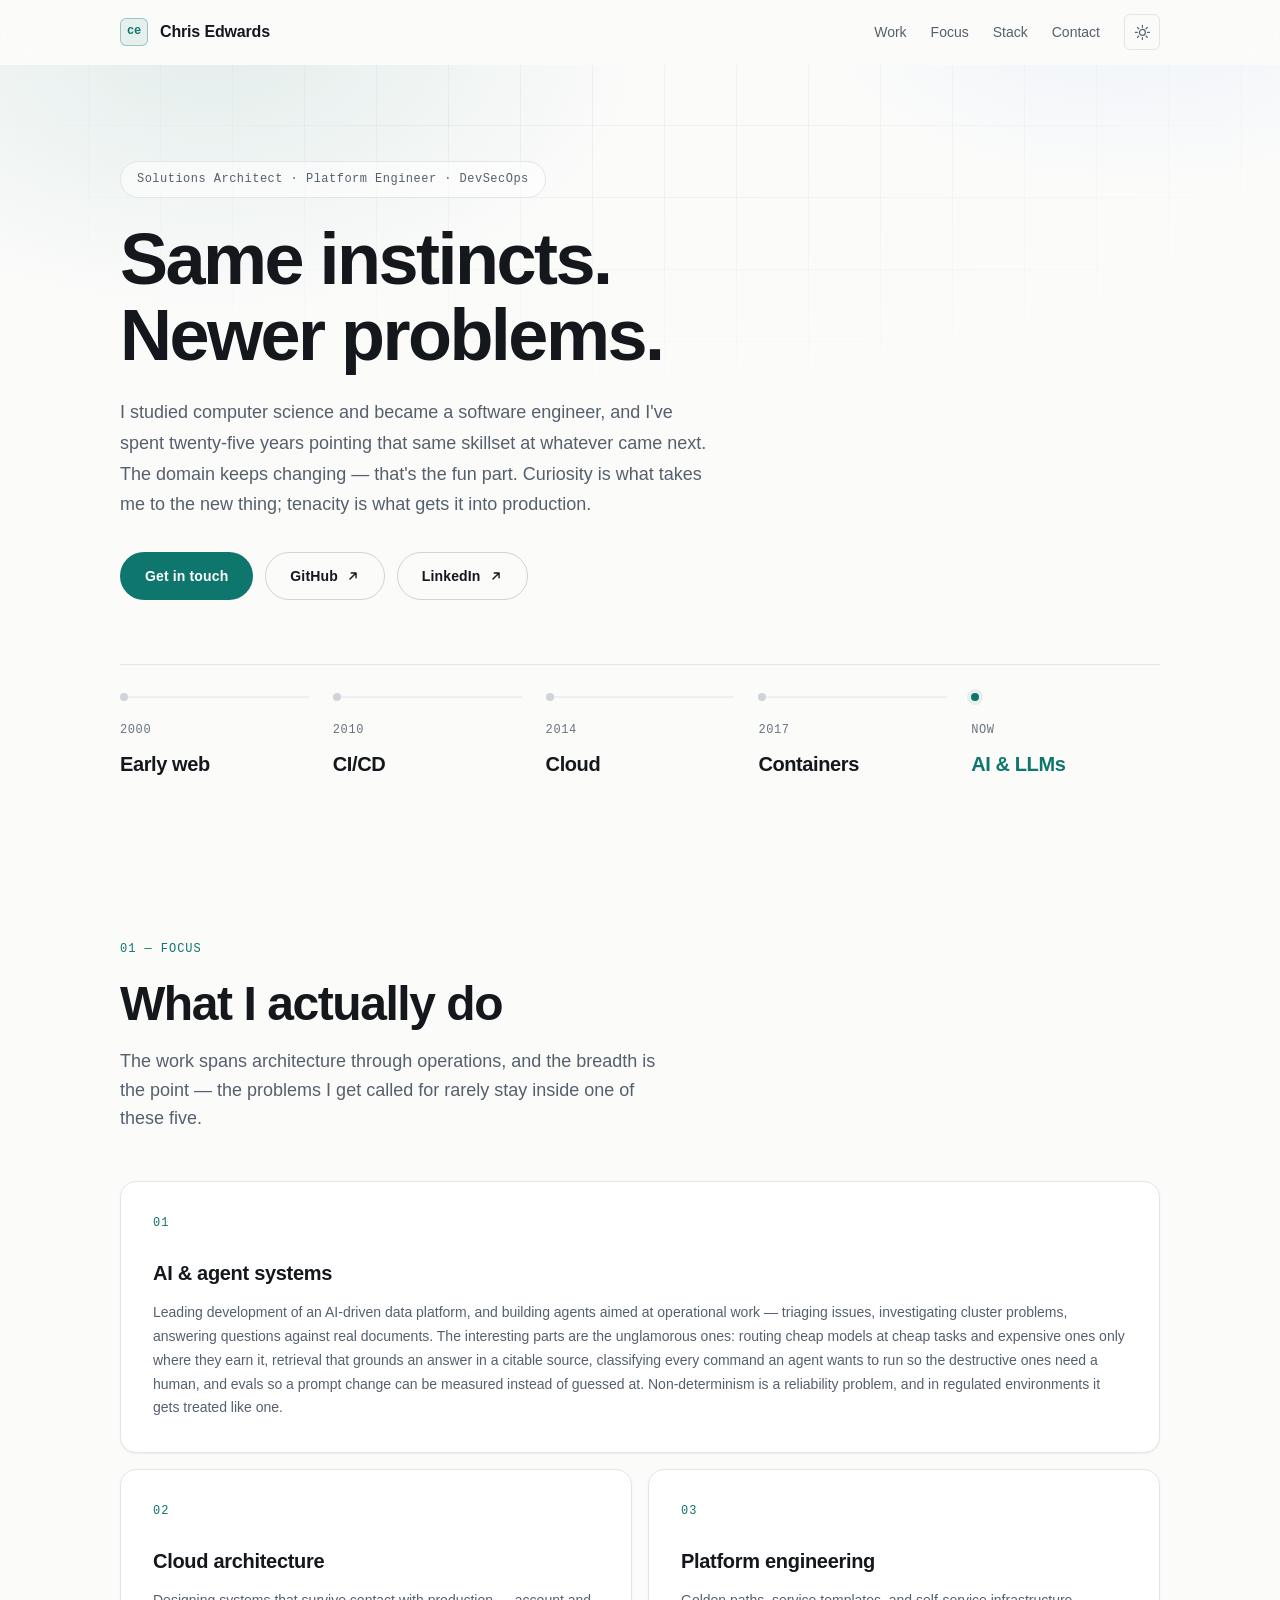
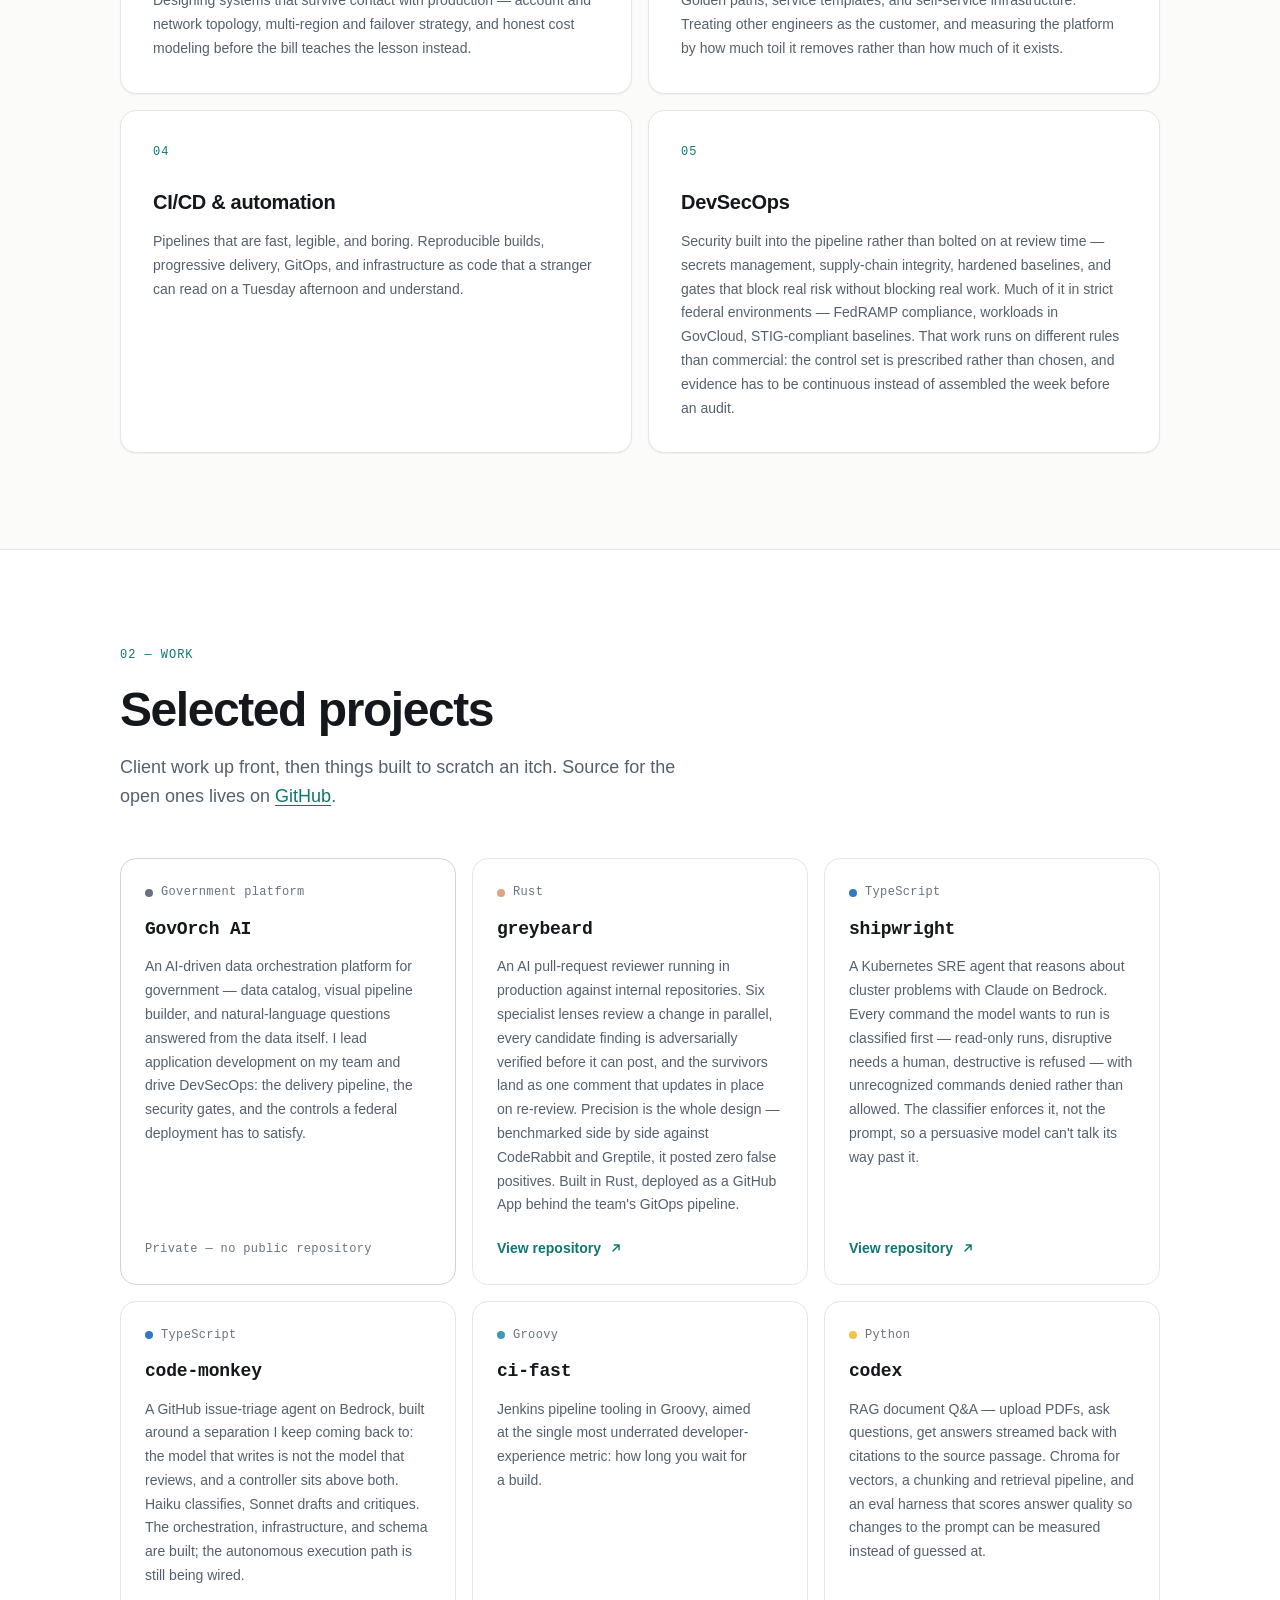
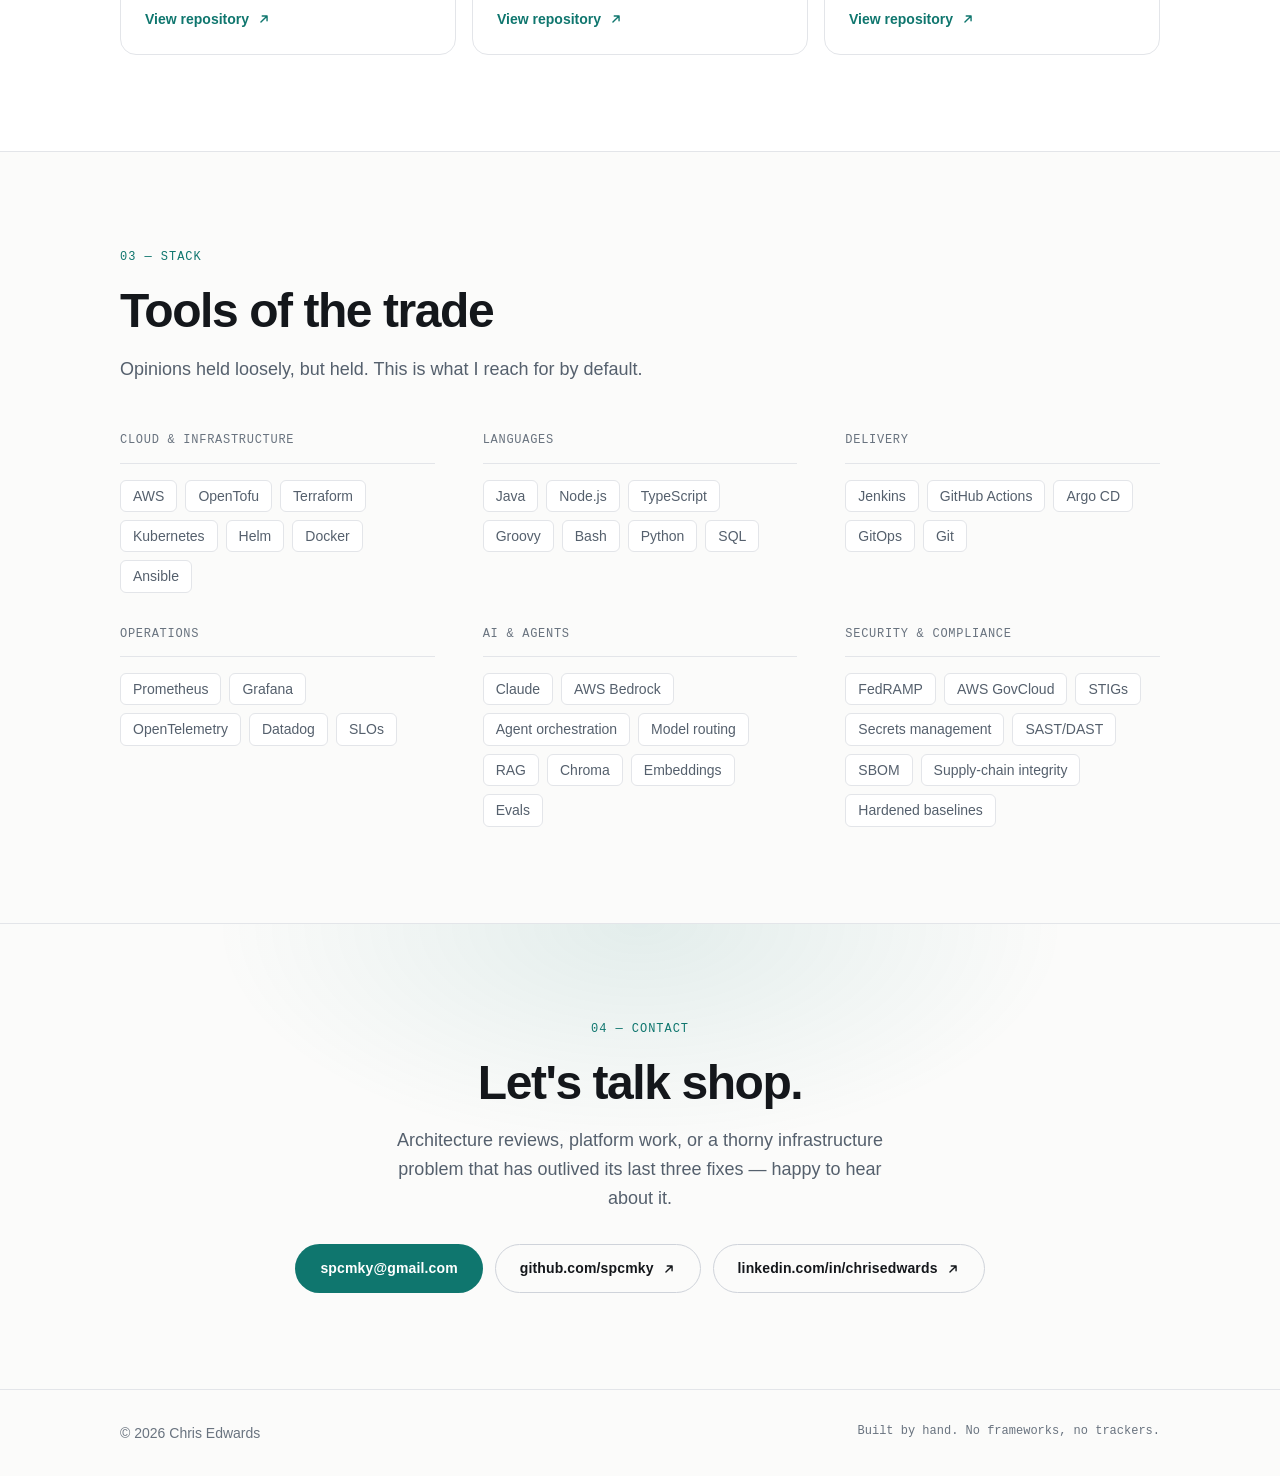
<file: index.html>
<!doctype html>
<html lang="en" data-theme="dark">
<head>
  <meta charset="utf-8">
  <meta name="viewport" content="width=device-width, initial-scale=1">
  <title>Chris Edwards — Solutions Architect &amp; Platform Engineer</title>

  <meta name="description" content="Chris Edwards — solutions architect and platform engineer. Twenty-five years of cloud infrastructure, developer platforms, AI agent systems, and the problems that have already defeated everyone else.">
  <meta name="author" content="Chris Edwards">
  <meta name="color-scheme" content="dark light">
  <meta name="theme-color" content="#0b0d10" media="(prefers-color-scheme: dark)">
  <meta name="theme-color" content="#fbfbfa" media="(prefers-color-scheme: light)">

  <link rel="canonical" href="https://www.chrisedwards.dev/">
  <meta property="og:type" content="website">
  <meta property="og:url" content="https://www.chrisedwards.dev/">
  <meta property="og:title" content="Chris Edwards — Solutions Architect &amp; Platform Engineer">
  <meta property="og:description" content="Twenty-five years of cloud infrastructure, developer platforms, AI agent systems, and the problems that have already defeated everyone else.">
  <meta name="twitter:card" content="summary">

  <link rel="icon" href="data:image/svg+xml,%3Csvg xmlns='http://www.w3.org/2000/svg' viewBox='0 0 32 32'%3E%3Crect width='32' height='32' rx='7' fill='%230b0d10'/%3E%3Ctext x='16' y='22' font-family='ui-monospace,monospace' font-size='16' font-weight='700' fill='%232dd4bf' text-anchor='middle'%3Ece%3C/text%3E%3C/svg%3E">

  <link rel="stylesheet" href="assets/css/main.css">

  <script type="application/ld+json">
  {
    "@context": "https://schema.org",
    "@type": "Person",
    "name": "Chris Edwards",
    "url": "https://www.chrisedwards.dev/",
    "jobTitle": "Solutions Architect & Platform Engineer",
    "email": "mailto:spcmky@gmail.com",
    "sameAs": [
      "https://github.com/spcmky",
      "https://www.linkedin.com/in/chrisedwards/"
    ]
  }
  </script>

  <script>
    // Applied before first paint so the correct theme never flashes.
    (function () {
      var stored = null;
      try { stored = localStorage.getItem('theme'); } catch (e) {}
      var system = window.matchMedia('(prefers-color-scheme: light)').matches ? 'light' : 'dark';
      document.documentElement.dataset.theme = stored || system;
    })();
  </script>
</head>

<body>
  <a class="skip-link" href="#main">Skip to content</a>

  <header class="site-header">
    <div class="shell site-header__inner">
      <a class="wordmark" href="#top">
        <span class="wordmark__mark" aria-hidden="true">ce</span>
        <span class="wordmark__text">Chris Edwards</span>
      </a>

      <nav class="site-nav" aria-label="Primary">
        <a href="#work">Work</a>
        <a href="#focus">Focus</a>
        <a href="#stack">Stack</a>
        <a href="#contact">Contact</a>
      </nav>

      <button class="theme-toggle" type="button" id="theme-toggle" aria-label="Switch to light theme">
        <svg class="theme-toggle__icon theme-toggle__icon--moon" viewBox="0 0 24 24" aria-hidden="true">
          <path d="M20 14.5A8.5 8.5 0 0 1 9.5 4a8.5 8.5 0 1 0 10.5 10.5Z"/>
        </svg>
        <svg class="theme-toggle__icon theme-toggle__icon--sun" viewBox="0 0 24 24" aria-hidden="true">
          <circle cx="12" cy="12" r="4.2"/>
          <path d="M12 2v2.6M12 19.4V22M2 12h2.6M19.4 12H22M4.9 4.9l1.9 1.9M17.2 17.2l1.9 1.9M19.1 4.9l-1.9 1.9M6.8 17.2l-1.9 1.9"/>
        </svg>
      </button>
    </div>
  </header>

  <main id="main">
    <section class="hero" id="top">
      <div class="hero__backdrop" aria-hidden="true"></div>

      <div class="shell hero__inner">
        <p class="eyebrow reveal">Solutions Architect · Platform Engineer · DevSecOps</p>

        <h1 class="hero__title reveal">
          Same instincts.<br>Newer problems.
        </h1>


        <p class="hero__lede reveal">
          I studied computer science and became a software engineer, and I've spent
          twenty-five years pointing that same skillset at whatever came next. The domain
          keeps changing — that's the fun part. Curiosity is what takes me to the new
          thing; tenacity is what gets it into production.
        </p>

        <div class="hero__actions reveal">
          <a class="btn btn--primary" href="mailto:spcmky@gmail.com">Get in touch</a>
          <a class="btn btn--ghost" href="https://github.com/spcmky" rel="me noopener">
            GitHub
            <svg class="btn__arrow" viewBox="0 0 16 16" aria-hidden="true">
              <path d="M4.5 11.5 11.5 4.5M6 4.5h5.5V10"/>
            </svg>
          </a>
          <a class="btn btn--ghost" href="https://www.linkedin.com/in/chrisedwards/" rel="me noopener">
            LinkedIn
            <svg class="btn__arrow" viewBox="0 0 16 16" aria-hidden="true">
              <path d="M4.5 11.5 11.5 4.5M6 4.5h5.5V10"/>
            </svg>
          </a>
        </div>

        <ol class="eras reveal" aria-label="Technology waves worked through">
          <li class="era">
            <span class="era__year">2000</span>
            <span class="era__name">Early web</span>
          </li>
          <li class="era">
            <span class="era__year">2010</span>
            <span class="era__name">CI/CD</span>
          </li>
          <li class="era">
            <span class="era__year">2014</span>
            <span class="era__name">Cloud</span>
          </li>
          <li class="era">
            <span class="era__year">2017</span>
            <span class="era__name">Containers</span>
          </li>
          <li class="era era--now" aria-current="true">
            <span class="era__year">Now</span>
            <span class="era__name">AI &amp; LLMs</span>
          </li>
        </ol>
      </div>
    </section>

    <section class="section" id="focus" aria-labelledby="focus-heading">
      <div class="shell">
        <header class="section__head reveal">
          <p class="section__kicker">01 — Focus</p>
          <h2 class="section__title" id="focus-heading">What I actually do</h2>
          <p class="section__lede">
            The work spans architecture through operations, and the breadth is the
            point — the problems I get called for rarely stay inside one of these five.
          </p>
        </header>

        <ul class="cards" role="list">
          <li class="card reveal">
            <span class="card__index" aria-hidden="true">01</span>
            <h3 class="card__title">AI &amp; agent systems</h3>
            <p class="card__body">
              Leading development of an AI-driven data platform, and building agents aimed
              at operational work — triaging issues, investigating cluster problems,
              answering questions against real documents. The interesting parts are the
              unglamorous ones: routing cheap models at cheap tasks and expensive ones only
              where they earn it, retrieval that grounds an answer in a citable source,
              classifying every command an agent wants to run so the destructive ones need a
              human, and evals so a prompt change can be measured instead of guessed at.
              Non-determinism is a reliability problem, and in regulated environments it
              gets treated like one.
            </p>
          </li>

          <li class="card reveal">
            <span class="card__index" aria-hidden="true">02</span>
            <h3 class="card__title">Cloud architecture</h3>
            <p class="card__body">
              Designing systems that survive contact with production — account and network
              topology, multi-region and failover strategy, and honest cost modeling before
              the bill teaches the lesson instead.
            </p>
          </li>

          <li class="card reveal">
            <span class="card__index" aria-hidden="true">03</span>
            <h3 class="card__title">Platform engineering</h3>
            <p class="card__body">
              Golden paths, service templates, and self-service infrastructure. Treating
              other engineers as the customer, and measuring the platform by how much
              toil it removes rather than how much of it exists.
            </p>
          </li>

          <li class="card reveal">
            <span class="card__index" aria-hidden="true">04</span>
            <h3 class="card__title">CI/CD &amp; automation</h3>
            <p class="card__body">
              Pipelines that are fast, legible, and boring. Reproducible builds, progressive
              delivery, GitOps, and infrastructure as code that a stranger can read on a
              Tuesday afternoon and understand.
            </p>
          </li>

          <li class="card reveal">
            <span class="card__index" aria-hidden="true">05</span>
            <h3 class="card__title">DevSecOps</h3>
            <p class="card__body">
              Security built into the pipeline rather than bolted on at review time —
              secrets management, supply-chain integrity, hardened baselines, and gates
              that block real risk without blocking real work. Much of it in strict federal
              environments — FedRAMP compliance, workloads in GovCloud, STIG-compliant
              baselines. That work runs on different rules than commercial: the control set
              is prescribed rather than chosen, and evidence has to be continuous instead of
              assembled the week before an audit.
            </p>
          </li>
        </ul>
      </div>
    </section>

    <section class="section section--alt" id="work" aria-labelledby="work-heading">
      <div class="shell">
        <header class="section__head reveal">
          <p class="section__kicker">02 — Work</p>
          <h2 class="section__title" id="work-heading">Selected projects</h2>
          <p class="section__lede">
            Client work up front, then things built to scratch an itch. Source for the
            open ones lives on <a href="https://github.com/spcmky" rel="me noopener">GitHub</a>.
          </p>
        </header>

        <ul class="projects" role="list">
          <li class="project reveal">
            <div class="project__static">
              <span class="project__lang" data-lang="Platform">Government platform</span>
              <h3 class="project__title">GovOrch AI</h3>
              <p class="project__body">
                An AI-driven data orchestration platform for government — data catalog,
                visual pipeline builder, and natural-language questions answered from the
                data itself. I lead application development on my team and drive DevSecOps:
                the delivery pipeline, the security gates, and the controls a federal
                deployment has to satisfy.
              </p>
              <span class="project__note">Private — no public repository</span>
            </div>
          </li>

          <li class="project reveal">
            <a class="project__link" href="https://github.com/spcmky/greybeard" rel="noopener" aria-labelledby="proj-greybeard">
              <span class="project__lang" data-lang="Rust">Rust</span>
              <h3 class="project__title" id="proj-greybeard">greybeard</h3>
              <p class="project__body">
                An AI pull-request reviewer running in production against internal
                repositories. Six specialist lenses review a change in parallel, every
                candidate finding is adversarially verified before it can post, and the
                survivors land as one comment that updates in place on re-review. Precision
                is the whole design — benchmarked side by side against CodeRabbit and
                Greptile, it posted zero false positives. Built in Rust, deployed as a
                GitHub App behind the team's GitOps pipeline.
              </p>
              <span class="project__cta">View repository<svg class="btn__arrow" viewBox="0 0 16 16" aria-hidden="true"><path d="M4.5 11.5 11.5 4.5M6 4.5h5.5V10"/></svg></span>
            </a>
          </li>

          <li class="project reveal">
            <a class="project__link" href="https://github.com/spcmky/shipwright" rel="noopener" aria-labelledby="proj-shipwright">
              <span class="project__lang" data-lang="TypeScript">TypeScript</span>
              <h3 class="project__title" id="proj-shipwright">shipwright</h3>
              <p class="project__body">
                A Kubernetes SRE agent that reasons about cluster problems with Claude on
                Bedrock. Every command the model wants to run is classified first — read-only
                runs, disruptive needs a human, destructive is refused — with unrecognized
                commands denied rather than allowed. The classifier enforces it, not the
                prompt, so a persuasive model can't talk its way past it.
              </p>
              <span class="project__cta">View repository<svg class="btn__arrow" viewBox="0 0 16 16" aria-hidden="true"><path d="M4.5 11.5 11.5 4.5M6 4.5h5.5V10"/></svg></span>
            </a>
          </li>

          <li class="project reveal">
            <a class="project__link" href="https://github.com/spcmky/code-monkey" rel="noopener" aria-labelledby="proj-code-monkey">
              <span class="project__lang" data-lang="TypeScript">TypeScript</span>
              <h3 class="project__title" id="proj-code-monkey">code-monkey</h3>
              <p class="project__body">
                A GitHub issue-triage agent on Bedrock, built around a separation I keep
                coming back to: the model that writes is not the model that reviews, and a
                controller sits above both. Haiku classifies, Sonnet drafts and critiques.
                The orchestration, infrastructure, and schema are built; the autonomous
                execution path is still being wired.
              </p>
              <span class="project__cta">View repository<svg class="btn__arrow" viewBox="0 0 16 16" aria-hidden="true"><path d="M4.5 11.5 11.5 4.5M6 4.5h5.5V10"/></svg></span>
            </a>
          </li>

          <li class="project reveal">
            <a class="project__link" href="https://github.com/spcmky/ci-fast" rel="noopener" aria-labelledby="proj-ci-fast">
              <span class="project__lang" data-lang="Groovy">Groovy</span>
              <h3 class="project__title" id="proj-ci-fast">ci-fast</h3>
              <p class="project__body">
                Jenkins pipeline tooling in Groovy, aimed at the single most underrated
                developer-experience metric: how long you wait for a build.
              </p>
              <span class="project__cta">View repository<svg class="btn__arrow" viewBox="0 0 16 16" aria-hidden="true"><path d="M4.5 11.5 11.5 4.5M6 4.5h5.5V10"/></svg></span>
            </a>
          </li>


          <li class="project reveal">
            <a class="project__link" href="https://github.com/spcmky/codex" rel="noopener" aria-labelledby="proj-codex">
              <span class="project__lang" data-lang="Python">Python</span>
              <h3 class="project__title" id="proj-codex">codex</h3>
              <p class="project__body">
                RAG document Q&amp;A — upload PDFs, ask questions, get answers streamed back
                with citations to the source passage. Chroma for vectors, a chunking and
                retrieval pipeline, and an eval harness that scores answer quality so
                changes to the prompt can be measured instead of guessed at.
              </p>
              <span class="project__cta">View repository<svg class="btn__arrow" viewBox="0 0 16 16" aria-hidden="true"><path d="M4.5 11.5 11.5 4.5M6 4.5h5.5V10"/></svg></span>
            </a>
          </li>

        </ul>
      </div>
    </section>

    <section class="section" id="stack" aria-labelledby="stack-heading">
      <div class="shell">
        <header class="section__head reveal">
          <p class="section__kicker">03 — Stack</p>
          <h2 class="section__title" id="stack-heading">Tools of the trade</h2>
          <p class="section__lede">
            Opinions held loosely, but held. This is what I reach for by default.
          </p>
        </header>

        <div class="stack">
          <div class="stack__group reveal">
            <h3 class="stack__label">Cloud &amp; infrastructure</h3>
            <ul class="tags" role="list">
              <li>AWS</li><li>OpenTofu</li><li>Terraform</li><li>Kubernetes</li>
              <li>Helm</li><li>Docker</li><li>Ansible</li>
            </ul>
          </div>

          <div class="stack__group reveal">
            <h3 class="stack__label">Languages</h3>
            <ul class="tags" role="list">
              <li>Java</li><li>Node.js</li><li>TypeScript</li><li>Groovy</li>
              <li>Bash</li><li>Python</li><li>SQL</li>
            </ul>
          </div>

          <div class="stack__group reveal">
            <h3 class="stack__label">Delivery</h3>
            <ul class="tags" role="list">
              <li>Jenkins</li><li>GitHub Actions</li><li>Argo CD</li>
              <li>GitOps</li><li>Git</li>
            </ul>
          </div>

          <div class="stack__group reveal">
            <h3 class="stack__label">Operations</h3>
            <ul class="tags" role="list">
              <li>Prometheus</li><li>Grafana</li><li>OpenTelemetry</li>
              <li>Datadog</li><li>SLOs</li>
            </ul>
          </div>

          <div class="stack__group reveal">
            <h3 class="stack__label">AI &amp; agents</h3>
            <ul class="tags" role="list">
              <li>Claude</li><li>AWS Bedrock</li><li>Agent orchestration</li>
              <li>Model routing</li><li>RAG</li><li>Chroma</li><li>Embeddings</li>
              <li>Evals</li>
            </ul>
          </div>

          <div class="stack__group reveal">
            <h3 class="stack__label">Security &amp; compliance</h3>
            <ul class="tags" role="list">
              <li>FedRAMP</li><li>AWS GovCloud</li><li>STIGs</li>
              <li>Secrets management</li><li>SAST/DAST</li><li>SBOM</li>
              <li>Supply-chain integrity</li><li>Hardened baselines</li>
            </ul>
          </div>
        </div>
      </div>
    </section>

    <section class="section section--contact" id="contact" aria-labelledby="contact-heading">
      <div class="shell">
        <div class="contact reveal">
          <p class="section__kicker">04 — Contact</p>
          <h2 class="contact__title" id="contact-heading">Let's talk shop.</h2>
          <p class="contact__lede">
            Architecture reviews, platform work, or a thorny infrastructure problem that
            has outlived its last three fixes — happy to hear about it.
          </p>

          <div class="contact__actions">
            <a class="btn btn--primary" href="mailto:spcmky@gmail.com">spcmky@gmail.com</a>
            <a class="btn btn--ghost" href="https://github.com/spcmky" rel="me noopener">
              github.com/spcmky
              <svg class="btn__arrow" viewBox="0 0 16 16" aria-hidden="true">
                <path d="M4.5 11.5 11.5 4.5M6 4.5h5.5V10"/>
              </svg>
            </a>
            <a class="btn btn--ghost" href="https://www.linkedin.com/in/chrisedwards/" rel="me noopener">
              linkedin.com/in/chrisedwards
              <svg class="btn__arrow" viewBox="0 0 16 16" aria-hidden="true">
                <path d="M4.5 11.5 11.5 4.5M6 4.5h5.5V10"/>
              </svg>
            </a>
          </div>
        </div>
      </div>
    </section>
  </main>

  <footer class="site-footer">
    <div class="shell site-footer__inner">
      <p>&copy; <span id="year">2026</span> Chris Edwards</p>
      <p class="site-footer__meta">Built by hand. No frameworks, no trackers.</p>
    </div>
  </footer>

  <script src="assets/js/main.js" defer></script>
</body>
</html>
</file>
<file: assets/css/main.css>
/* =========================================================================
   Chris Edwards — spcmky.net
   Tokens, then components. Every value comes from the scale.
   ========================================================================= */

/* ---------- Tokens ------------------------------------------------------ */

:root {
  /* Spacing — 4px base */
  --space-1: 0.25rem;
  --space-2: 0.5rem;
  --space-3: 0.75rem;
  --space-4: 1rem;
  --space-6: 1.5rem;
  --space-8: 2rem;
  --space-12: 3rem;
  --space-16: 4rem;
  --space-24: 6rem;
  --space-32: 8rem;

  /* Type */
  --font-sans: ui-sans-serif, -apple-system, BlinkMacSystemFont, "Segoe UI",
    Inter, Roboto, "Helvetica Neue", Arial, sans-serif;
  --font-mono: ui-monospace, SFMono-Regular, "SF Mono", Menlo, Consolas,
    "Liberation Mono", monospace;

  --text-xs: 0.75rem;
  --text-sm: 0.875rem;
  --text-base: 1rem;
  --text-lg: 1.125rem;
  --text-xl: 1.25rem;
  --text-2xl: 1.75rem;
  --text-3xl: clamp(2rem, 1.4rem + 2.6vw, 3rem);
  --text-display: clamp(2.5rem, 1.4rem + 4.6vw, 4.5rem);

  /* Shape */
  --radius-sm: 0.375rem;
  --radius: 0.625rem;
  --radius-lg: 1rem;
  --radius-full: 9999px;

  --shell: 68rem;
  --ease: cubic-bezier(0.22, 0.61, 0.36, 1);
}

/* Dark is the default and the design's home base. */
[data-theme="dark"] {
  --bg: #0b0d10;
  --bg-elevated: #101319;
  --surface: #14181f;
  --surface-hover: #1a1f27;
  --border: #232833;
  --border-strong: #333a47;

  --text: #e8ebef;
  --text-muted: #9aa4b2;
  /* Tuned to clear 4.5:1 on --surface, the lightest thing it sits on. */
  --text-faint: #798290;

  --accent: #2dd4bf;
  --accent-hover: #5eead4;
  --accent-contrast: #04211d;
  --accent-soft: rgba(45, 212, 191, 0.12);

  --glow-a: rgba(45, 212, 191, 0.16);
  --glow-b: rgba(56, 128, 255, 0.10);
  --grid-line: rgba(255, 255, 255, 0.035);
  --shadow-card: 0 1px 2px rgba(0, 0, 0, 0.4);
  --shadow-lift: 0 12px 32px rgba(0, 0, 0, 0.45);
}

[data-theme="light"] {
  --bg: #fbfbfa;
  --bg-elevated: #ffffff;
  --surface: #ffffff;
  --surface-hover: #f6f7f8;
  --border: #e3e5e9;
  --border-strong: #cfd3da;

  --text: #14171b;
  --text-muted: #55606d;
  /* Tuned to clear 4.5:1 on --bg, the darkest thing it sits on. */
  --text-faint: #69737f;

  --accent: #0f766e;
  --accent-hover: #115e59;
  --accent-contrast: #ffffff;
  --accent-soft: rgba(15, 118, 110, 0.09);

  --glow-a: rgba(15, 118, 110, 0.10);
  --glow-b: rgba(56, 128, 255, 0.08);
  --grid-line: rgba(15, 23, 42, 0.045);
  --shadow-card: 0 1px 2px rgba(15, 23, 42, 0.06);
  --shadow-lift: 0 12px 28px rgba(15, 23, 42, 0.10);
}

/* ---------- Reset ------------------------------------------------------- */

*,
*::before,
*::after { box-sizing: border-box; }

* { margin: 0; }

html {
  -webkit-text-size-adjust: 100%;
  scroll-behavior: smooth;
  scroll-padding-top: var(--space-16);
}

body {
  background: var(--bg);
  color: var(--text);
  font-family: var(--font-sans);
  font-size: var(--text-base);
  line-height: 1.6;
  -webkit-font-smoothing: antialiased;
  text-rendering: optimizeLegibility;
  overflow-x: hidden;
}
/* Theme switching is deliberately instant: easing only the body background makes
   it drift out of step with the section surfaces, which snap. */

img, svg { display: block; max-width: 100%; }
ul, ol { list-style: none; padding: 0; }
a { color: inherit; text-decoration: none; }
button { font: inherit; color: inherit; background: none; border: 0; cursor: pointer; }

:focus-visible {
  outline: 2px solid var(--accent);
  outline-offset: 3px;
  border-radius: var(--radius-sm);
}

::selection {
  background: var(--accent);
  color: var(--accent-contrast);
}

/* ---------- Layout primitives ------------------------------------------- */

.shell {
  width: 100%;
  max-width: var(--shell);
  margin-inline: auto;
  padding-inline: var(--space-6);
}

.skip-link {
  position: absolute;
  top: var(--space-2);
  left: var(--space-2);
  z-index: 100;
  padding: var(--space-2) var(--space-4);
  background: var(--accent);
  color: var(--accent-contrast);
  border-radius: var(--radius-sm);
  font-size: var(--text-sm);
  font-weight: 600;
  transform: translateY(-200%);
  transition: transform 0.2s var(--ease);
}

.skip-link:focus { transform: translateY(0); }

/* ---------- Header ------------------------------------------------------ */

.site-header {
  position: sticky;
  top: 0;
  z-index: 50;
  background: color-mix(in srgb, var(--bg) 78%, transparent);
  backdrop-filter: saturate(140%) blur(12px);
  -webkit-backdrop-filter: saturate(140%) blur(12px);
  border-bottom: 1px solid transparent;
  transition: border-color 0.3s var(--ease), background-color 0.3s var(--ease);
}

.site-header[data-scrolled="true"] { border-bottom-color: var(--border); }

.site-header__inner {
  display: flex;
  align-items: center;
  gap: var(--space-6);
  min-height: 4rem;
}

/* Keeps the nav from forcing page-level overflow on very narrow screens. */
.site-header__inner > .site-nav { min-width: 0; }

.wordmark {
  display: inline-flex;
  align-items: center;
  gap: var(--space-3);
  margin-right: auto;
  font-weight: 600;
  letter-spacing: -0.01em;
}

.wordmark__mark {
  display: grid;
  place-items: center;
  width: 1.75rem;
  height: 1.75rem;
  border-radius: var(--radius-sm);
  background: var(--accent-soft);
  border: 1px solid color-mix(in srgb, var(--accent) 35%, transparent);
  color: var(--accent);
  font-family: var(--font-mono);
  font-size: var(--text-xs);
  font-weight: 700;
}

.site-nav {
  display: flex;
  gap: var(--space-6);
  font-size: var(--text-sm);
  color: var(--text-muted);
}

.site-nav a {
  position: relative;
  padding-block: var(--space-1);
  transition: color 0.2s var(--ease);
}

.site-nav a::after {
  content: "";
  position: absolute;
  left: 0;
  right: 0;
  bottom: 0;
  height: 1px;
  background: var(--accent);
  transform: scaleX(0);
  transform-origin: left;
  transition: transform 0.25s var(--ease);
}

.site-nav a:hover { color: var(--text); }
.site-nav a:hover::after { transform: scaleX(1); }

.theme-toggle {
  display: grid;
  place-items: center;
  flex: none;
  width: 2.25rem;
  height: 2.25rem;
  border-radius: var(--radius-sm);
  border: 1px solid var(--border);
  color: var(--text-muted);
  transition: color 0.2s var(--ease), border-color 0.2s var(--ease),
    background-color 0.2s var(--ease);
}

.theme-toggle:hover {
  color: var(--text);
  border-color: var(--border-strong);
  background: var(--surface-hover);
}

.theme-toggle__icon {
  grid-area: 1 / 1;
  width: 1.05rem;
  height: 1.05rem;
  fill: none;
  stroke: currentColor;
  stroke-width: 1.7;
  stroke-linecap: round;
  stroke-linejoin: round;
}

[data-theme="dark"] .theme-toggle__icon--sun,
[data-theme="light"] .theme-toggle__icon--moon { display: none; }

/* ---------- Buttons ----------------------------------------------------- */

.btn {
  display: inline-flex;
  align-items: center;
  gap: var(--space-2);
  padding: var(--space-3) var(--space-6);
  border-radius: var(--radius-full);
  border: 1px solid transparent;
  font-size: var(--text-sm);
  font-weight: 600;
  letter-spacing: 0.01em;
  transition: transform 0.2s var(--ease), background-color 0.2s var(--ease),
    border-color 0.2s var(--ease), color 0.2s var(--ease);
}

.btn:hover { transform: translateY(-1px); }
.btn:active { transform: translateY(0); }

.btn--primary {
  background: var(--accent);
  color: var(--accent-contrast);
}

.btn--primary:hover { background: var(--accent-hover); }

.btn--ghost {
  border-color: var(--border-strong);
  color: var(--text);
}

.btn--ghost:hover {
  border-color: var(--accent);
  color: var(--accent);
  background: var(--accent-soft);
}

.btn__arrow {
  width: 0.875rem;
  height: 0.875rem;
  fill: none;
  stroke: currentColor;
  stroke-width: 1.6;
  stroke-linecap: round;
  stroke-linejoin: round;
  transition: transform 0.2s var(--ease);
}

.btn:hover .btn__arrow { transform: translate(2px, -2px); }

/* ---------- Hero -------------------------------------------------------- */

.hero {
  position: relative;
  padding-block: var(--space-24) var(--space-16);
  overflow: hidden;
}

.hero__backdrop {
  position: absolute;
  inset: -20% -10% auto;
  height: 46rem;
  z-index: 0;
  background:
    radial-gradient(42rem 26rem at 22% 18%, var(--glow-a), transparent 65%),
    radial-gradient(34rem 22rem at 82% 8%, var(--glow-b), transparent 62%);
  pointer-events: none;
}

.hero__backdrop::after {
  content: "";
  position: absolute;
  inset: 0;
  background-image:
    linear-gradient(var(--grid-line) 1px, transparent 1px),
    linear-gradient(90deg, var(--grid-line) 1px, transparent 1px);
  background-size: 4.5rem 4.5rem;
  mask-image: radial-gradient(60% 50% at 50% 30%, #000 20%, transparent 75%);
  -webkit-mask-image: radial-gradient(60% 50% at 50% 30%, #000 20%, transparent 75%);
}

.hero__inner { position: relative; z-index: 1; }

.eyebrow {
  display: inline-block;
  margin-bottom: var(--space-6);
  padding: var(--space-2) var(--space-4);
  border: 1px solid var(--border);
  border-radius: var(--radius-full);
  background: color-mix(in srgb, var(--surface) 60%, transparent);
  color: var(--text-muted);
  font-family: var(--font-mono);
  font-size: var(--text-xs);
  letter-spacing: 0.04em;
}

.hero__title {
  max-width: 18ch;
  font-size: var(--text-display);
  font-weight: 700;
  line-height: 1.05;
  letter-spacing: -0.035em;
  text-wrap: balance;
}

.hero__lede {
  max-width: 60ch;
  margin-top: var(--space-6);
  color: var(--text-muted);
  font-size: var(--text-lg);
  line-height: 1.7;
  text-wrap: pretty;
}

.hero__actions {
  display: flex;
  flex-wrap: wrap;
  gap: var(--space-3);
  margin-top: var(--space-8);
}

.stats {
  display: grid;
  grid-template-columns: repeat(auto-fit, minmax(11rem, 1fr));
  gap: var(--space-6);
  margin-top: var(--space-16);
  padding-top: var(--space-8);
  border-top: 1px solid var(--border);
}

.stat dt {
  color: var(--text-faint);
  font-family: var(--font-mono);
  font-size: var(--text-xs);
  letter-spacing: 0.05em;
  text-transform: uppercase;
}

.stat dd {
  margin-top: var(--space-2);
  font-size: var(--text-2xl);
  font-weight: 700;
  letter-spacing: -0.02em;
  font-variant-numeric: tabular-nums;
}

.stat--text { font-size: var(--text-xl); }
.stat__unit { color: var(--accent); }

/* ---------- Sections ---------------------------------------------------- */

.section { padding-block: var(--space-24); }

.section--alt {
  background: var(--bg-elevated);
  border-block: 1px solid var(--border);
}

.section__head {
  max-width: 46rem;
  margin-bottom: var(--space-12);
}

.section__kicker {
  margin-bottom: var(--space-4);
  color: var(--accent);
  font-family: var(--font-mono);
  font-size: var(--text-xs);
  letter-spacing: 0.08em;
  text-transform: uppercase;
}

.section__title {
  font-size: var(--text-3xl);
  font-weight: 700;
  line-height: 1.15;
  letter-spacing: -0.03em;
  text-wrap: balance;
}

.section__lede {
  max-width: 56ch;
  margin-top: var(--space-4);
  color: var(--text-muted);
  font-size: var(--text-lg);
  text-wrap: pretty;
}

.section__lede a {
  color: var(--accent);
  text-decoration: underline;
  text-underline-offset: 3px;
  text-decoration-thickness: 1px;
}

.section__lede a:hover { color: var(--accent-hover); }

/* ---------- Focus cards ------------------------------------------------- */

/* Five cards, so explicit columns — auto-fit would strand one on its own row. */
.cards {
  display: grid;
  grid-template-columns: 1fr;
  gap: var(--space-4);
}

/* Five cards into two columns: the lead one spans, the rest pair off below. */
@media (min-width: 40rem) {
  .cards { grid-template-columns: repeat(2, 1fr); }
  .cards > :first-child { grid-column: 1 / -1; }
}

.card {
  position: relative;
  padding: var(--space-8);
  border: 1px solid var(--border);
  border-radius: var(--radius-lg);
  background: var(--surface);
  box-shadow: var(--shadow-card);
  transition: border-color 0.25s var(--ease), transform 0.25s var(--ease),
    box-shadow 0.25s var(--ease);
}

.card:hover {
  border-color: var(--border-strong);
  transform: translateY(-3px);
  box-shadow: var(--shadow-lift);
}

.card__index {
  display: block;
  margin-bottom: var(--space-6);
  color: var(--accent);
  font-family: var(--font-mono);
  font-size: var(--text-xs);
  letter-spacing: 0.08em;
}

.card__title {
  font-size: var(--text-xl);
  font-weight: 600;
  letter-spacing: -0.015em;
}

.card__body {
  margin-top: var(--space-3);
  color: var(--text-muted);
  font-size: var(--text-sm);
  line-height: 1.7;
  text-wrap: pretty;
}

/* ---------- Projects ---------------------------------------------------- */

.projects {
  display: grid;
  grid-template-columns: 1fr;
  gap: var(--space-4);
}

/* Cards keep a uniform width at every count — a short last row just ends early. */
@media (min-width: 40rem) {
  .projects { grid-template-columns: repeat(2, 1fr); }
}

@media (min-width: 60rem) {
  .projects { grid-template-columns: repeat(3, 1fr); }
}

.project { display: flex; }

/* Blank cells that square off a ragged last row. Hidden in one column, where a
   short row cannot occur. Purely decorative — aria-hidden in the markup. */
.project--ghost {
  display: none;
  border: 1px dashed var(--border);
  border-radius: var(--radius-lg);
}

@media (min-width: 40rem) {
  .project--ghost:not(.project--ghost-3col) { display: block; }
}

@media (min-width: 60rem) {
  .project--ghost { display: block; }
}

.project__link,
.project__static {
  display: flex;
  flex-direction: column;
  gap: var(--space-3);
  width: 100%;
  padding: var(--space-6);
  border: 1px solid var(--border);
  border-radius: var(--radius-lg);
  background: var(--surface);
  transition: border-color 0.25s var(--ease), transform 0.25s var(--ease),
    box-shadow 0.25s var(--ease);
}

.project__link:hover {
  border-color: color-mix(in srgb, var(--accent) 45%, var(--border));
  transform: translateY(-3px);
  box-shadow: var(--shadow-lift);
}

/* Client work with no public URL: same card, no affordance that implies a link.
   Background stays --surface; --bg-elevated is darker than --surface in dark mode
   and identical to it in light, so it would demote the card rather than lift it. */
.project__static {
  border-color: var(--border-strong);
}

/* Sits last because .project__body takes the free space, not because of a margin. */
.project__note {
  padding-top: var(--space-2);
  color: var(--text-faint);
  font-family: var(--font-mono);
  font-size: var(--text-xs);
  letter-spacing: 0.03em;
}

.project__lang {
  display: inline-flex;
  align-items: center;
  gap: var(--space-2);
  align-self: flex-start;
  color: var(--text-faint);
  font-family: var(--font-mono);
  font-size: var(--text-xs);
  letter-spacing: 0.03em;
}

.project__lang::before {
  content: "";
  width: 0.5rem;
  height: 0.5rem;
  border-radius: var(--radius-full);
  background: var(--text-faint);
}

.project__lang[data-lang="TypeScript"]::before { background: #3178c6; }
.project__lang[data-lang="Python"]::before { background: #f2c14e; }
.project__lang[data-lang="Groovy"]::before { background: #4298b8; }
.project__lang[data-lang="HTML"]::before { background: #e34c26; }
.project__lang[data-lang="Rust"]::before { background: #dea584; }

.project__title {
  font-family: var(--font-mono);
  font-size: var(--text-lg);
  font-weight: 600;
  letter-spacing: -0.01em;
}

.project__body {
  flex: 1;
  color: var(--text-muted);
  font-size: var(--text-sm);
  line-height: 1.7;
  text-wrap: pretty;
}

.project__cta {
  display: inline-flex;
  align-items: center;
  gap: var(--space-2);
  margin-top: var(--space-2);
  color: var(--accent);
  font-size: var(--text-sm);
  font-weight: 600;
}

.project__link:hover .btn__arrow { transform: translate(2px, -2px); }

/* ---------- Stack ------------------------------------------------------- */

/* Six groups — divides evenly into both column counts, so no spans are needed. */
.stack {
  display: grid;
  grid-template-columns: 1fr;
  gap: var(--space-8) var(--space-12);
}

@media (min-width: 34rem) {
  .stack { grid-template-columns: repeat(2, 1fr); }
}

@media (min-width: 60rem) {
  .stack { grid-template-columns: repeat(3, 1fr); }
}

.stack__label {
  padding-bottom: var(--space-3);
  border-bottom: 1px solid var(--border);
  color: var(--text-faint);
  font-family: var(--font-mono);
  font-size: var(--text-xs);
  font-weight: 500;
  letter-spacing: 0.06em;
  text-transform: uppercase;
}

.tags {
  display: flex;
  flex-wrap: wrap;
  gap: var(--space-2);
  margin-top: var(--space-4);
}

.tags li {
  padding: var(--space-1) var(--space-3);
  border: 1px solid var(--border);
  border-radius: var(--radius-sm);
  background: var(--surface);
  color: var(--text-muted);
  font-size: var(--text-sm);
  transition: color 0.2s var(--ease), border-color 0.2s var(--ease);
}

.tags li:hover {
  color: var(--text);
  border-color: var(--border-strong);
}

/* ---------- Contact ----------------------------------------------------- */

.section--contact {
  border-top: 1px solid var(--border);
  background:
    radial-gradient(38rem 20rem at 50% 0%, var(--glow-a), transparent 70%),
    var(--bg);
}

.contact {
  max-width: 46rem;
  margin-inline: auto;
  text-align: center;
}

.contact__title {
  font-size: var(--text-3xl);
  font-weight: 700;
  line-height: 1.15;
  letter-spacing: -0.03em;
}

.contact__lede {
  max-width: 52ch;
  margin: var(--space-4) auto 0;
  color: var(--text-muted);
  font-size: var(--text-lg);
  text-wrap: pretty;
}

.contact__actions {
  display: flex;
  flex-wrap: wrap;
  justify-content: center;
  gap: var(--space-3);
  margin-top: var(--space-8);
}

/* ---------- Footer ------------------------------------------------------ */

.site-footer {
  padding-block: var(--space-8);
  border-top: 1px solid var(--border);
  color: var(--text-faint);
  font-size: var(--text-sm);
}

.site-footer__inner {
  display: flex;
  flex-wrap: wrap;
  justify-content: space-between;
  gap: var(--space-2) var(--space-6);
}

.site-footer__meta { font-family: var(--font-mono); font-size: var(--text-xs); }

/* ---------- Reveal on scroll -------------------------------------------- */

.reveal {
  opacity: 0;
  transform: translateY(12px);
  transition: opacity 0.6s var(--ease), transform 0.6s var(--ease);
}

.reveal.is-visible {
  opacity: 1;
  transform: none;
}

/* ---------- Responsive -------------------------------------------------- */

@media (max-width: 46rem) {
  :root { --space-24: 4.5rem; }

  .shell { padding-inline: var(--space-4); }

  /* The mark alone carries the identity; the name is already the <h1> below. */
  .wordmark__text { display: none; }

  .site-header__inner { gap: var(--space-4); }

  /* Nav stays reachable on small screens — it scrolls rather than disappearing. */
  .site-nav {
    gap: var(--space-4);
    overflow-x: auto;
    scrollbar-width: none;
    -ms-overflow-style: none;
  }

  .site-nav::-webkit-scrollbar { display: none; }
  .site-nav a { white-space: nowrap; }

  .hero { padding-block: var(--space-16) var(--space-12); }
  .hero__title { max-width: none; }
  .stats { margin-top: var(--space-12); }
  .site-footer__inner { flex-direction: column; }
}

/* Touch devices need a 44px minimum hit area, without a 44px visual box. */
@media (pointer: coarse) {
  .theme-toggle { position: relative; }

  .theme-toggle::after {
    content: "";
    position: absolute;
    top: 50%;
    left: 50%;
    width: 2.75rem;
    height: 2.75rem;
    transform: translate(-50%, -50%);
  }

  .site-nav a { padding-block: var(--space-3); }
}

/* ---------- Motion & print ---------------------------------------------- */

@media (prefers-reduced-motion: reduce) {
  html { scroll-behavior: auto; }

  *,
  *::before,
  *::after {
    animation-duration: 0.01ms !important;
    transition-duration: 0.01ms !important;
  }

  .reveal { opacity: 1; transform: none; }
}

@media print {
  .site-header, .theme-toggle, .hero__backdrop { display: none; }
  body { background: #fff; color: #000; }
  .section { padding-block: var(--space-8); }
  .reveal { opacity: 1; transform: none; }
}

/* ---------- Eras ---------------------------------------------------------
   Four platform shifts, early to each. The rule runs behind the markers and
   is the only thing implying sequence, so it must never wrap — below the
   breakpoint the list becomes a plain stack and the rule is dropped. */

.eras {
  display: grid;
  grid-template-columns: repeat(2, 1fr);
  gap: var(--space-8) var(--space-6);
  margin-top: var(--space-16);
  padding-top: var(--space-8);
  border-top: 1px solid var(--border);
}

.era { position: relative; }

.era__year {
  display: block;
  color: var(--text-faint);
  font-family: var(--font-mono);
  font-size: var(--text-xs);
  letter-spacing: 0.05em;
  text-transform: uppercase;
}

.era__name {
  display: block;
  margin-top: var(--space-2);
  font-size: var(--text-xl);
  font-weight: 700;
  letter-spacing: -0.02em;
}

.era--now .era__name { color: var(--accent); }

/* Five items in two columns leaves an orphan; the current era takes the width. */
.eras > .era--now { grid-column: 1 / -1; }

@media (min-width: 46rem) {
  .eras { grid-template-columns: repeat(5, 1fr); }
  .eras > .era--now { grid-column: auto; }

  /* Marker + connecting rule, drawn only in the horizontal layout. */
  .era { padding-top: var(--space-6); }

  .era::before {
    content: "";
    position: absolute;
    top: 0;
    left: 0;
    width: 0.5rem;
    height: 0.5rem;
    border-radius: var(--radius-full);
    background: var(--border-strong);
    transform: translateY(-50%);
  }

  .era::after {
    content: "";
    position: absolute;
    top: 0;
    left: 0.5rem;
    right: 0;
    height: 1px;
    background: var(--border);
    transform: translateY(-50%);
  }

  .era:last-child::after { display: none; }

  .era--now::before {
    background: var(--accent);
    box-shadow: 0 0 0 4px var(--accent-soft);
  }
}
</file>
